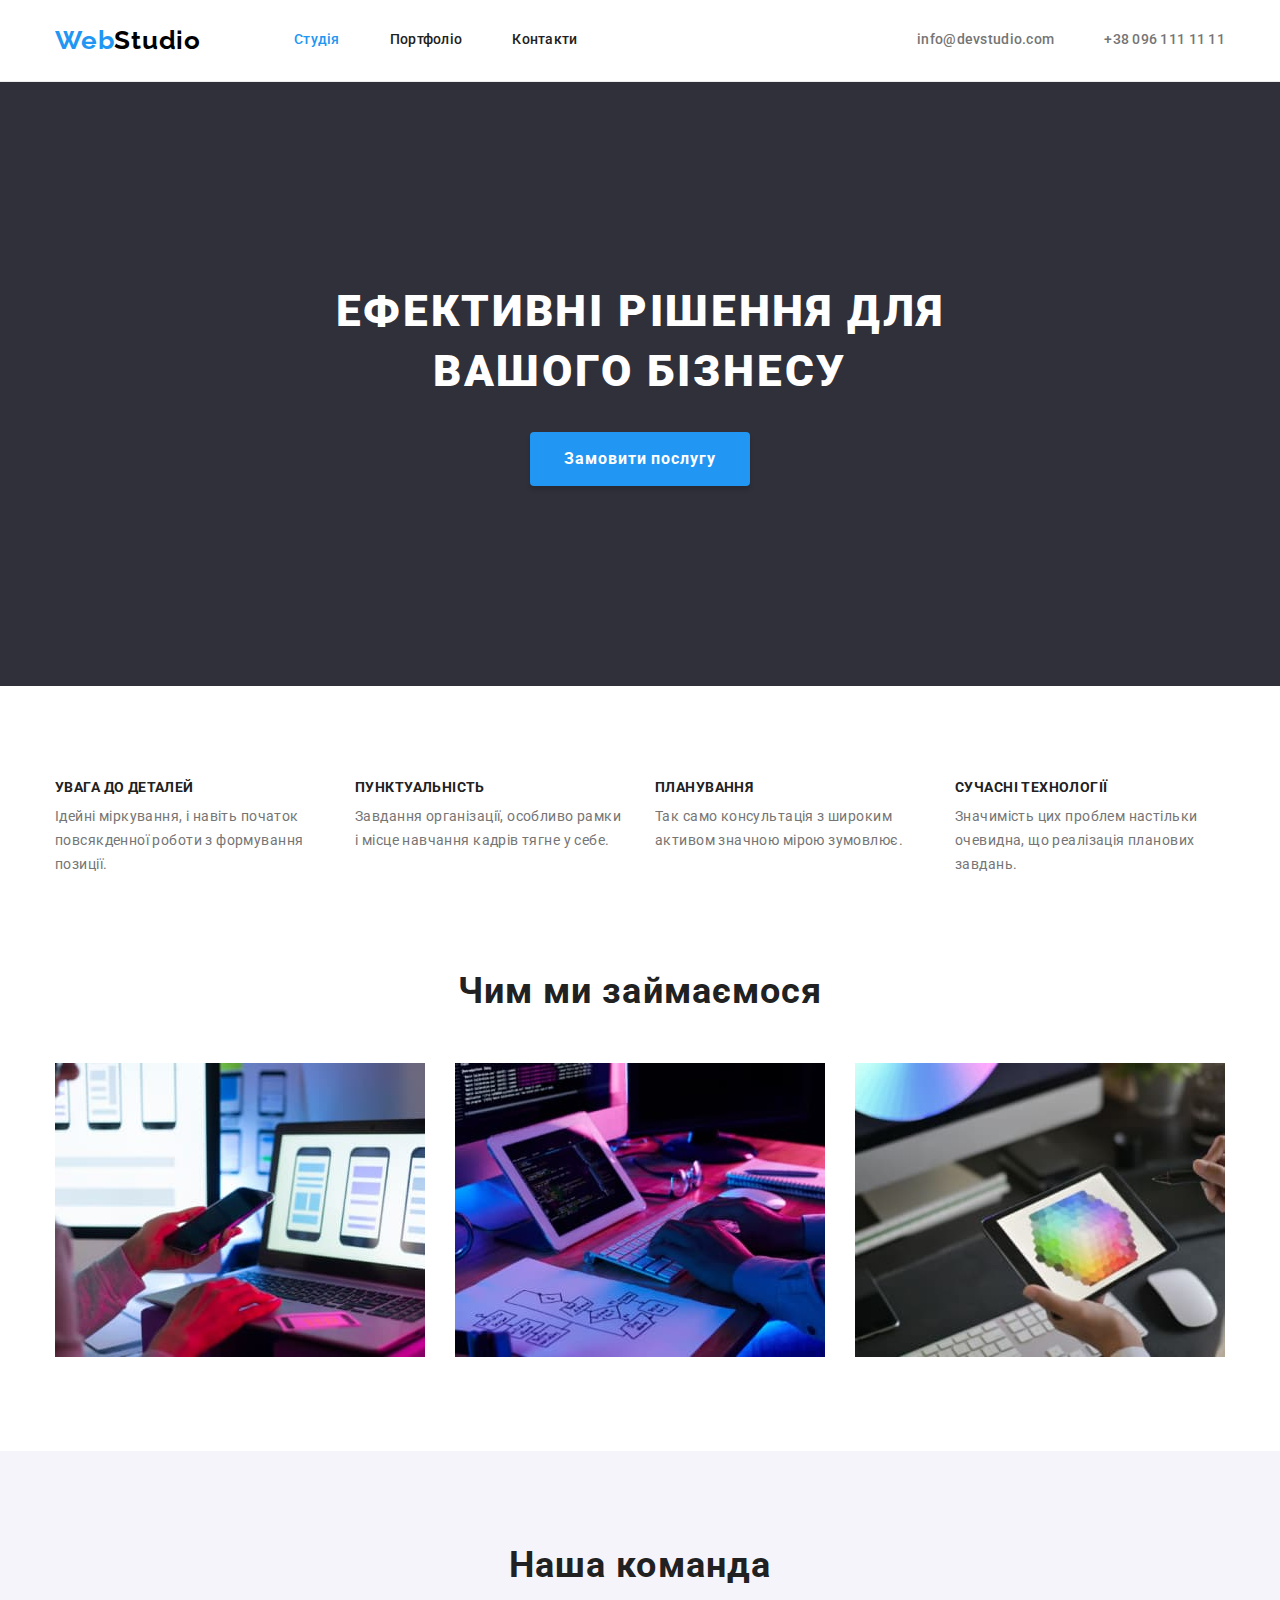
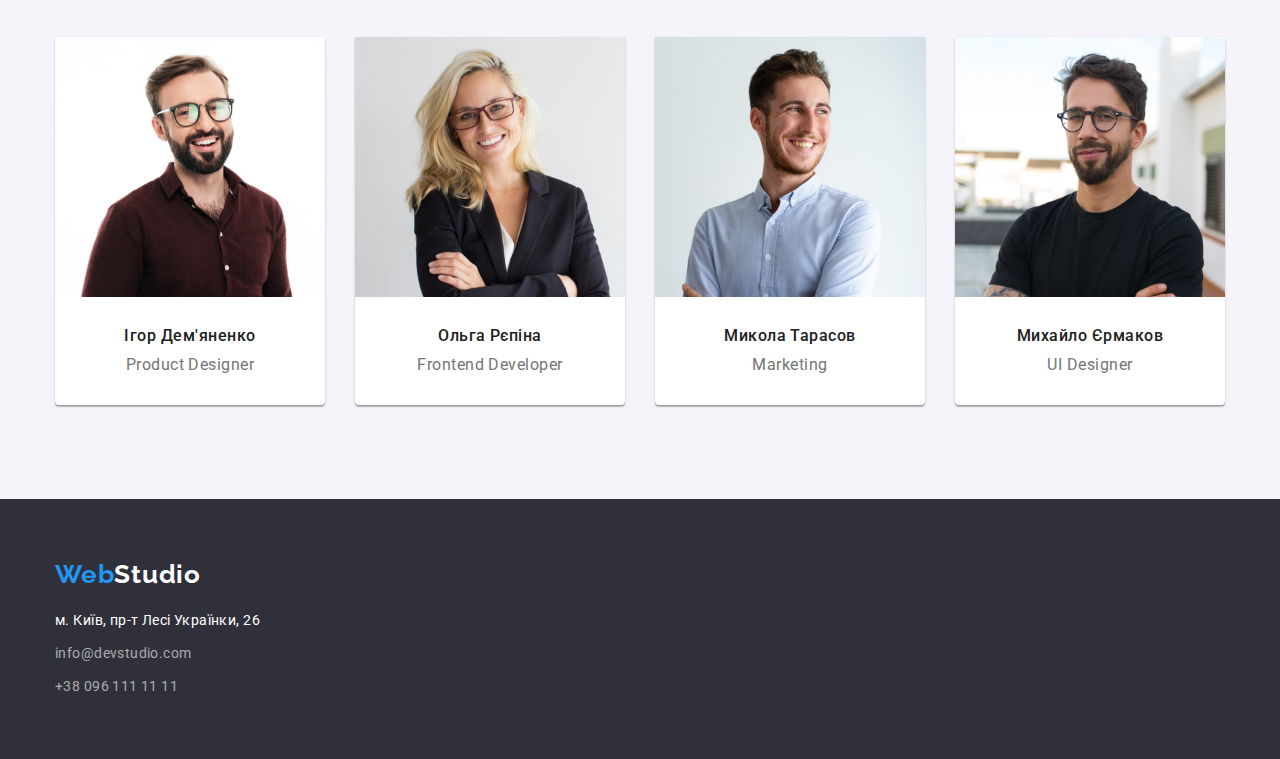
<file: index.html>
<!DOCTYPE html>
<html lang="uk">
 <head>
  <meta charset="UTF-8" />
  <meta http-equiv="X-UA-Compatible" content="IE=edge" />
  <meta name="viewport" content="width=device-width, initial-scale=1.0" />
  <link rel="preconnect" href="https://fonts.googleapis.com" />
  <link rel="preconnect" href="https://fonts.gstatic.com" crossorigin />
  <link
   href="https://fonts.googleapis.com/css2?family=Raleway:wght@700&family=Roboto:wght@400;500;700;900&display=swap"
   rel="stylesheet"
  />
  <link
   rel="stylesheet"
   href="https://cdnjs.cloudflare.com/ajax/libs/modern-normalize/1.1.0/modern-normalize.min.css"
   integrity="sha512-wpPYUAdjBVSE4KJnH1VR1HeZfpl1ub8YT/NKx4PuQ5NmX2tKuGu6U/JRp5y+Y8XG2tV+wKQpNHVUX03MfMFn9Q=="
   crossorigin="anonymous"
   referrerpolicy="no-referrer"
  />
  <link rel="stylesheet" href="./css/styles.css" />
  <title>WebStudio</title>
 </head>
 <body>
  <main>
   <header class="header">
    <div class="container header-container">
     <nav class="header-navigation">
      <a href="./index.html" class="header-logo link header-item"
       >Web<span class="header-logo-item">Studio</span></a
      >
      <ul class="header-list list">
       <li class="header-item">
        <a href="./index.html" class="header-link link selected-page">Студія</a>
       </li>
       <li class="header-item">
        <a href="./portfolio.html" class="header-link link">Портфоліо</a>
       </li>
       <li class="header-item">
        <a href="#" class="header-link link">Контакти</a>
       </li>
      </ul>
     </nav>
     <ul class="header-contacts list">
      <li class="header-item">
       <a href="mailto:info@devstudio.com" class="header-mail link"
        >info@devstudio.com</a
       >
      </li>
      <li class="header-item">
       <a href="tel:+380961111111" class="header-tel link">+38 096 111 11 11</a>
      </li>
     </ul>
    </div>
   </header>
   <section class="hero section">
    <div class="container hero-container">
     <h1 class="index-title">Ефективні рішення для вашого бізнесу</h1>
     <button type="button" class="hero-button">Замовити послугу</button>
    </div>
   </section>
   <section class="advances section">
    <div class="container advances-container">
     <h2 class="visually-hidden">Наші переваги</h2>
     <ul class="advances-list list">
      <li class="advances-item">
        <h3 class="advances-title">УВАГА ДО ДЕТАЛЕЙ</h3>
        <p class="advances-paragraph">
         Ідейні міркування, і навіть початок повсякденної роботи з формування
         позиції.
        </p>
      </li>
      <li class="advances-item">
        <h3 class="advances-title">ПУНКТУАЛЬНІСТЬ</h3>
        <p class="advances-paragraph">
         Завдання організації, особливо рамки і місце навчання кадрів тягне у
         себе.
        </p>
      </li>
      <li class="advances-item">
        <h3 class="advances-title">ПЛАНУВАННЯ</h3>
        <p class="advances-paragraph">
         Так само консультація з широким активом значною мірою зумовлює.
        </p>
      </li>
      <li class="advances-item">
        <h3 class="advances-title">СУЧАСНІ ТЕХНОЛОГІЇ</h3>
        <p class="advances-paragraph">
         Значимість цих проблем настільки очевидна, що реалізація планових
         завдань.
        </p>
      </li>
     </ul>
    </div>
   </section>
   <section class="specification section">
    <div class="container specification-container">
     <h2 class="specification-title">Чим ми займаємося</h2>
     <div class="specification-wrap">
      <ul class="specification-list list">
       <li class="specification-item">
        <img
         src="./images/img2.jpg"
         alt="Людина працює з ноутбуком"
         width="370"
        />
       </li>
       <li class="specification-item">
        <img
         src="./images/img1.jpg"
         alt="Людина друкує на клавіатурі"
         width="370"
        />
       </li>
       <li class="specification-item">
        <img src="./images/img3.jpg" alt="Людина підбирає колір" width="370" />
       </li>
      </ul>
     </div>
    </div>
   </section>
   <section class="team section">
    <div class="container container-team">
     <h2 class="team-title">Наша команда</h2>
     <div class="team-wrap">
      <ul class="team-list list">
       <li class="team-item">
        <img
         src="./images/img4.jpg"
         alt="Усміхнений хлопець в окулярах"
         width="270"
         class="team-avatar"
        />
        <div class="team-content">
         <h3 class="team-member">Ігор Дем'яненко</h3>
         <p class="team-paragraph">Product Designer</p>
        </div>
       </li>
       <li class="team-item">
        <img
         src="./images/img5.jpg"
         alt="Усміхнена дівчина в окулярах"
         width="270"
         class="team-avatar"
        />
        <div class="team-content">
         <h3 class="team-member">Ольга Рєпіна</h3>
         <p class="team-paragraph">Frontend Developer</p>
        </div>
       </li>
       <li class="team-item">
        <img
         src="./images/img6.jpg"
         alt="Усміхнений хлопець без окулярів"
         width="270"
         class="team-avatar"
        />
        <div class="team-content">
         <h3 class="team-member">Микола Тарасов</h3>
         <p class="team-paragraph">Marketing</p>
        </div>
       </li>
       <li class="team-item">
        <img
         src="./images/img7.jpg"
         alt="Знов усміхнений хлопець в окулярах"
         width="270"
         class="team-avatar"
        />
        <div class="team-content">
         <h3 class="team-member">Михайло Єрмаков</h3>
         <p class="team-paragraph">UI Designer</p>
        </div>
       </li>
      </ul>
     </div>
    </div>
   </section>
   <footer class="footer">
    <div class="container footer-container">
     <a href="./index.html" class="footer-logo link"
      >Web<span class="footer-logo-item">Studio</span></a
     >
     <address class="address">
      <ul class="footer-list list">
       <li class="footer-item">
        <a
         href="https://goo.gl/maps/CPtrU1FHBa2aNyZL9"
         target="_blank"
         rel="noopener noreferrer nofollow"
         class="footer-address link"
         >м. Київ, пр-т Лесі Українки, 26</a
        >
       </li>
       <li class="footer-item">
        <a href="mailto:info@devstudio.com" class="footer-mail link"
         >info@devstudio.com</a
        >
       </li>
       <li class="footer-item">
        <a href="tel:+380961111111" class="footer-tel link"
         >+38 096 111 11 11</a
        >
       </li>
      </ul>
     </address>
    </div>
   </footer>
  </main>
 </body>
</html>
</file>
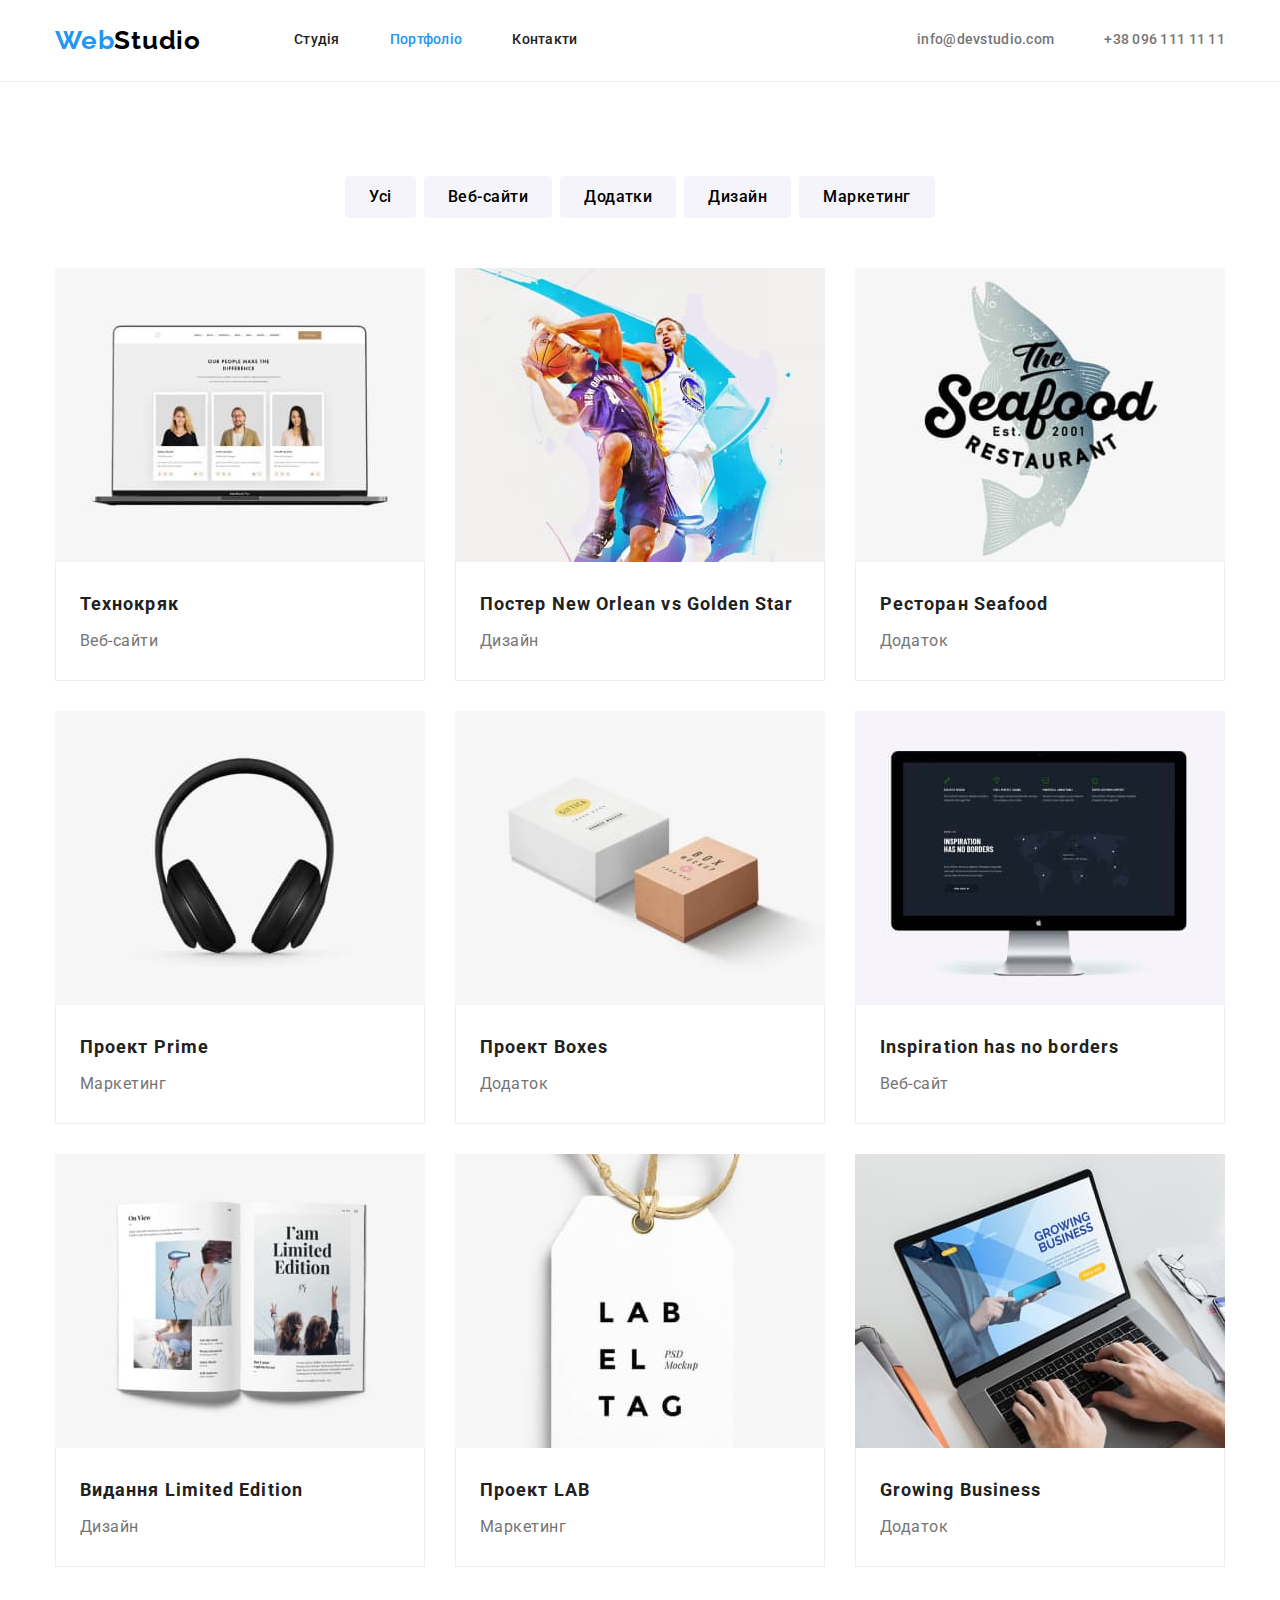
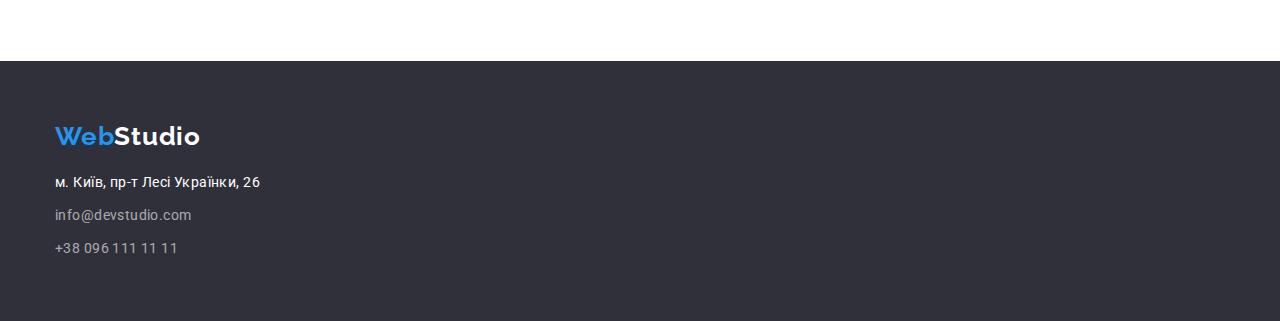
<file: portfolio.html>
<!DOCTYPE html>
<html lang="uk">
 <head>
  <meta charset="UTF-8" />
  <meta http-equiv="X-UA-Compatible" content="IE=edge" />
  <meta name="viewport" content="width=device-width, initial-scale=1.0" />
  <link rel="preconnect" href="https://fonts.googleapis.com" />
  <link rel="preconnect" href="https://fonts.gstatic.com" crossorigin />
  <link
   href="https://fonts.googleapis.com/css2?family=Raleway:wght@700&family=Roboto:wght@400;500;700;900&display=swap"
   rel="stylesheet"
  />
  <link rel="stylesheet" href="./css/styles.css" />
  <title>WebStudio</title>
 </head>
 <body>
  <header class="header">
   <div class="container header-container">
    <nav class="header-navigation">
     <a href="./index.html" class="header-logo link"
      >Web<span class="header-logo-item">Studio</span></a
     >
     <ul class="header-list list">
      <li class="header-item">
       <a href="./index.html" class="header-link link">Студія</a>
      </li>
      <li class="header-item">
       <a href="./portfolio.html" class="header-link link selected-page"
        >Портфоліо</a
       >
      </li>
      <li class="header-item">
       <a href="#" class="header-link link">Контакти</a>
      </li>
     </ul>
    </nav>
    <ul class="header-contacts list">
     <li class="header-item">
      <a href="mailto:info@devstudio.com" class="header-mail link"
       >info@devstudio.com</a
      >
     </li>
     <li class="header-item">
      <a href="tel:+380961111111" class="header-tel link">+38 096 111 11 11</a>
     </li>
    </ul>
   </div>
  </header>
  <main>
   <section class="portfolio section">
    <div class="portfolio-container container">
     <h1 class="visually-hidden">Портфоліо</h1>
     <ul class="filters-list list">
      <li class="filters-item">
       <button type="button" class="filter-button">Усі</button>
      </li>
      <li class="filters-item">
       <button type="button" class="filter-button">Веб-сайти</button>
      </li>
      <li class="filters-item">
       <button type="button" class="filter-button">Додатки</button>
      </li>
      <li class="filters-item">
       <button type="button" class="filter-button">Дизайн</button>
      </li>
      <li class="filters-item">
       <button type="button" class="filter-button">Маркетинг</button>
      </li>
     </ul>
     <ul class="portfolio-list list">
      <li class="portfolio-item">
       <a href="" class="portfolio-link link">
        <img src="./images/img8.jpg" alt="Ноутбук" width="370" />
        <div class="portfolio-card-content">
         <h2 class="portfolio-title">Технокряк</h2>
         <p class="portfolio-paragraph">Веб-сайти</p>
        </div>
       </a>
      </li>
      <li class="portfolio-item">
       <a href="" class="portfolio-link link">
        <img
         src="./images/img9.jpg"
         alt="Постер New Orlean vs Golden Star"
         width="370"
        />
        <div class="portfolio-card-content">
         <h2 class="portfolio-title">Постер New Orlean vs Golden Star</h2>
         <p class="portfolio-paragraph">Дизайн</p>
        </div>
       </a>
      </li>
      <li class="portfolio-item">
       <a href="" class="portfolio-link link">
        <img
         src="./images/img10.jpg"
         alt="Лого ресторана Seafood"
         width="370"
        />
        <div class="portfolio-card-content">
         <h2 class="portfolio-title">Ресторан Seafood</h2>
         <p class="portfolio-paragraph">Додаток</p>
        </div>
       </a>
      </li>
      <li class="portfolio-item">
       <a href="" class="portfolio-link link">
        <img src="./images/img11.jpg" alt="Навушники" width="370" />
        <div class="portfolio-card-content">
         <h2 class="portfolio-title">Проект Prime</h2>
         <p class="portfolio-paragraph">Маркетинг</p>
        </div>
       </a>
      </li>
      <li class="portfolio-item">
       <a href="" class="portfolio-link link">
        <img src="./images/img12.jpg" alt="Коробки" width="370" />
        <div class="portfolio-card-content">
         <h2 class="portfolio-title">Проект Boxes</h2>
         <p class="portfolio-paragraph">Додаток</p>
        </div>
       </a>
      </li>
      <li class="portfolio-item">
       <a href="" class="portfolio-link link">
        <img src="./images/img13.jpg" alt="Монітор" width="370" />
        <div class="portfolio-card-content">
         <h2 class="portfolio-title">Inspiration has no borders</h2>
         <p class="portfolio-paragraph">Веб-сайт</p>
        </div>
       </a>
      </li>
      <li class="portfolio-item">
       <a href="" class="portfolio-link link">
        <img src="./images/img14.jpg" alt="Журнал" width="370" />
        <div class="portfolio-card-content">
         <h2 class="portfolio-title">Видання Limited Edition</h2>
         <p class="portfolio-paragraph">Дизайн</p>
        </div>
       </a>
      </li>
      <li class="portfolio-item">
       <a href="" class="portfolio-link link">
        <img src="./images/img15.jpg" alt="Лейбл" width="370" />
        <div class="portfolio-card-content">
         <h2 class="portfolio-title">Проект LAB</h2>
         <p class="portfolio-paragraph">Маркетинг</p>
        </div>
       </a>
      </li>
      <li class="portfolio-item">
       <a href="" class="portfolio-link link">
        <img src="./images/img16.jpg" alt="Ноутбук" width="370" />
        <div class="portfolio-card-content">
         <h2 class="portfolio-title">Growing Business</h2>
         <p class="portfolio-paragraph">Додаток</p>
        </div>
       </a>
      </li>
     </ul>
    </div>
   </section>
  </main>
  <footer class="footer">
   <div class="container footer-container">
    <a href="./index.html" class="footer-logo link"
     >Web<span class="footer-logo-item">Studio</span></a
    >
    <address class="address">
     <ul class="footer-list list">
      <li class="footer-item">
       <a
        href="https://goo.gl/maps/CPtrU1FHBa2aNyZL9"
        target="_blank"
        rel="noopener noreferrer nofollow"
        class="footer-address link"
        >м. Київ, пр-т Лесі Українки, 26</a
       >
      </li>
      <li class="footer-item">
       <a href="mailto:info@devstudio.com" class="footer-mail link"
        >info@devstudio.com</a
       >
      </li>
      <li class="footer-item">
       <a href="tel:+380961111111" class="footer-tel link">+38 096 111 11 11</a>
      </li>
     </ul>
    </address>
   </div>
  </footer>
 </body>
</html>
</file>
<file: css/styles.css>
:root {
    --primary-text-color: #757575;
    --secondary-text-color: #212121;
    --white-color: #ffffff;
    --black-color: #000000;
    --background-team-color: #f5f4fa;
    --background-hero-footer: #2f303a;
    --accent-color: #2196F3;
    --button-active-color: #188CE8;
    --footer-mail-tel-color: rgba(255, 255, 255, 0.6);

    --count-cards: 3;
}

p, h1, h2, h3, h4, h5 {
    margin: 0;
}

ul, ol {
    margin: 0;
    padding-left: 0;
}

button {
    cursor: pointer;
}

body {
    font-family: 'Roboto', sans-serif;
    color: var(--secondary-text-color);
    background-color: var(--white-color);
}

img {
    display: block;
    max-width: 100%;
    height: auto;
}

* {
    margin: 0;
    padding: 0;
    list-style: none;
    box-sizing: border-box;
}

.visually-hidden {
    position: absolute;
    white-space: nowrap;
    width: 1px;
    height: 1px;
    overflow: hidden;
    border: 0;
    padding: 0;
    clip: rect(0 0 0 0);
    clip-path: inset(50%);
    margin: -1px;
}

.index-title {
    font-weight: 900;
    font-size: 44px;
    line-height: 1.36;
    text-align: center;
    letter-spacing: 0.06em;
    text-transform: uppercase;
    color: var(--white-color);
}

.list {
    list-style: none;
}

.link {
    text-decoration: none;
}

.section {
    padding-top: 94px;
    padding-bottom: 94px;
}

.container {
    width: 1200px;
    margin-left: auto;
    margin-right: auto;
    padding-left: 15px;
    padding-right: 15px;
}

.link:hover {
    color: var(--accent-color);
}

/*------------------HEADER------------------*/

.header {
    background-color: var(--white-color);
    border-bottom: 1px solid #ECECEC;
}

.header-container {
    display: flex;
    justify-content: space-between;
}

.header-logo {
    font-family: 'Raleway', sans-serif;
    font-style: normal;
    font-weight: 700;
    font-size: 26px;
    line-height: 1.19;
    letter-spacing: 0.03em;
    color: var(--accent-color);
    padding-top: 25px;
    padding-bottom: 25px;
}

.header-logo-item {
    color: var(--black-color);
}

.header-navigation {
    display: flex;
}

.header-list {
    display: flex;
    gap: 50px;
    align-items: center;
    margin-left: 93px;
}

.header-item {
    
}

.header-contacts {
    display: flex;
    gap: 50px;
    align-items: center;
}

.header-link {
    font-weight: 500;
    font-size: 14px;
    line-height: 1.14;
    letter-spacing: 0.02em;
    color: var(--secondary-text-color);
    padding-top: 32px;
    padding-bottom: 32px;
    display: inline-block;
}

.header-mail,
.header-tel {
    text-decoration: none;
    font-weight: 500;
    font-size: 14px;
    line-height: 1.14;
    letter-spacing: 0.02em;
    color: var(--primary-text-color);
    padding-top: 32px;
    padding-bottom: 32px;
    display: inline-block;
}

.header-mail:hover,
.header-tel:hover {
    color: var(--accent-color);
}

/*------------------HERO------------------*/

.hero {
    background-color: var(--background-hero-footer);
    color: var(--white-color);
    font-weight: 900;
    font-size: 44px;
    line-height: 1.36;
    text-align: center;
    letter-spacing: 0.06em;
    text-transform: uppercase;
    padding-top: 200px;
    padding-bottom: 200px;
}

.hero-container {
    width: 696px;
    margin-right: auto;
    margin-left: auto;
}

.hero-title {
    text-align: center;
}

.hero-button {
    background-color: var(--accent-color);
    box-shadow: 0px 4px 4px rgba(0, 0, 0, 0.15);
    border-radius: 4px;
    border-color: transparent;
    cursor: pointer;
    padding: 10px 32px;

    font-family: 'Roboto';
    font-style: normal;
    font-weight: 700;
    font-size: 16px;
    line-height: 1.87;
    text-align: center;
    letter-spacing: 0.06em;
    color: var(--white-color);
    margin-top: 30px;
}

.hero-button:hover,
.hero-button:focus {
    background: var(--button-active-color);
    box-shadow: 0px 4px 4px rgba(0, 0, 0, 0.15);
    border-radius: 4px;
}

/*------------------ADVANCES------------------*/

.advances {
    
}

.advances-container {

}

.advances-list {
    display: flex;
    justify-content: center;
    justify-content: space-around;
    margin-left: -30px;
    
}

.advances-item {
    margin-left: 30px;
    flex-basis: calc(100% / 4);
}

.advances-title {
    font-weight: 700;
    font-size: 14px;
    line-height: 1.14;
    letter-spacing: 0.03em;
    text-transform: uppercase;
    color: var(--secondary-text-color);
    margin-bottom: 10px;
}

.advances-paragraph {
    font-size: 14px;
    line-height: 1.71;
    letter-spacing: 0.03em;
    color: var(--primary-text-color);
}

/*------------------SPECIFICATION------------------*/

.specification { 
    padding-top: 0;
}

.specification-container {
}

.specification-title {
    font-weight: 700;
    font-size: 36px;
    line-height: 1.16;
    text-align: center;
    letter-spacing: 0.03em;
    color: var(--secondary-text-color);
    margin-bottom: 50px;
}

.specification-list {
    display: flex;
    justify-content: center;
    gap: 30px;
}

.specification-item {

}

.specification-wrap {

}



/*------------------TEAM------------------*/
.team {
    background: var(--background-team-color);
}

.team-container {

}

.team-title {
    font-weight: 700;
    font-size: 36px;
    line-height: 1.16;
    text-align: center;
    letter-spacing: 0.03em;
    color: var(--secondary-text-color);
    margin-bottom: 50px;
}

.team-list {
    display: flex;
    gap: 30px;
}

.team-item {
    background: var(--white-color);
    box-shadow: 0px 1px 3px rgba(0, 0, 0, 0.12), 0px 1px 1px rgba(0, 0, 0, 0.14), 0px 2px 1px rgba(0, 0, 0, 0.2);
    border-radius: 0px 0px 4px 4px;
}

.team-content {
    padding-top: 30px;
    padding-bottom: 30px;
}

.team-member {
    font-weight: 500;
    font-size: 16px;
    line-height: 1.18;
    text-align: center;
    letter-spacing: 0.03em;
    color: var(--secondary-text-color);
    margin-bottom: 10px;
}

.team-paragraph {
    font-weight: 400;
    font-size: 16px;
    line-height: 1.18;
    text-align: center;
    letter-spacing: 0.03em;
    color: var(--primary-text-color);
}

.team-wrap {
    
}

/*------------------FOOTER------------------*/

.footer {
    background-color: var(--background-hero-footer);
    padding-top: 60px;
    padding-bottom: 60px;
}

.footer-container {
    
}

.footer-logo {
    font-family: 'Raleway', sans-serif;
    font-style: normal;
    font-weight: 700;
    font-size: 26px;
    line-height: 1.19;
    letter-spacing: 0.03em;
    color: var(--accent-color);
}

.footer-logo-item {
    color: var(--white-color);
}

.address {
    font-style: normal;
    margin-top: 20px;
}

.footer-mail,
.footer-tel {
    font-weight: 400;
    font-size: 14px;
    line-height: 1.71;
    letter-spacing: 0.03em;
    color: var(--footer-mail-tel-color);
}

.footer-mail:hover,
.footer-tel:hover {
    color: var(--accent-color);
}

.footer-address {
    font-size: 14px;
    line-height: 1.71;
    letter-spacing: 0.03em;
    color: var(--white-color);
}

.footer-list {
    
}

.footer-item:not(:first-child) {
    margin-top: 9px;
}

/*------------------FILTERS------------------*/

.filters-list {
    display: flex;
    justify-content: center;
    gap: 8px;
    margin-bottom: 50px;
}

.filter-button {
    font-family: 'Roboto';
    font-style: normal;
    background-color: var(--background-team-color);
    border-radius: 4px;
    border-color: transparent;
    cursor: pointer;

    font-weight: 500;
    font-size: 16px;
    line-height: 1.62;
    text-align: center;
    letter-spacing: 0.03em;
    padding: 6px 22px;
}

.filter-button:hover,
.filter-button:focus {
    background-color: var(--accent-color);
    color: var(--white-color);
    box-shadow: 0px 3px 1px rgba(0, 0, 0, 0.1), 0px 1px 2px rgba(0, 0, 0, 0.08), 0px 2px 2px rgba(0, 0, 0, 0.12);
    border-radius: 4px;

    font-weight: 500;
    font-size: 16px;
    line-height: 1.62;
    text-align: center;
    letter-spacing: 0.03em;
}

/*------------------PORTFOLIO------------------*/

.portfolio-container {

}

.portfolio-list {
    display: flex;
    flex-wrap: wrap;
    margin-left: -30px;
    margin-top: -30px;
}

.portfolio-item {
    background: var(--white-color);
    flex-basis: calc(100% / 3 - 30px);
    margin-left: 30px;
    margin-top: 30px;
}

.portfolio-title {
    font-weight: 700;
    font-size: 18px;
    line-height: 2;
    letter-spacing: 0.06em;
    color: var(--secondary-text-color);
    margin-bottom: 4px;
}

.portfolio-paragraph {
    font-weight: 400;
    font-size: 16px;
    line-height: 1.87;
    letter-spacing: 0.03em;
    color: var(--primary-text-color);
}

.portfolio-button {}


.portfolio-card-content {
    padding: 24px;
    border-left: 1px solid #EEEEEE;
    border-right: 1px solid #EEEEEE;
    border-bottom: 1px solid #EEEEEE;
}

/*------------------SELECTED PAGE------------------*/

.selected-page {
    color: var(--accent-color);
}
</file>
